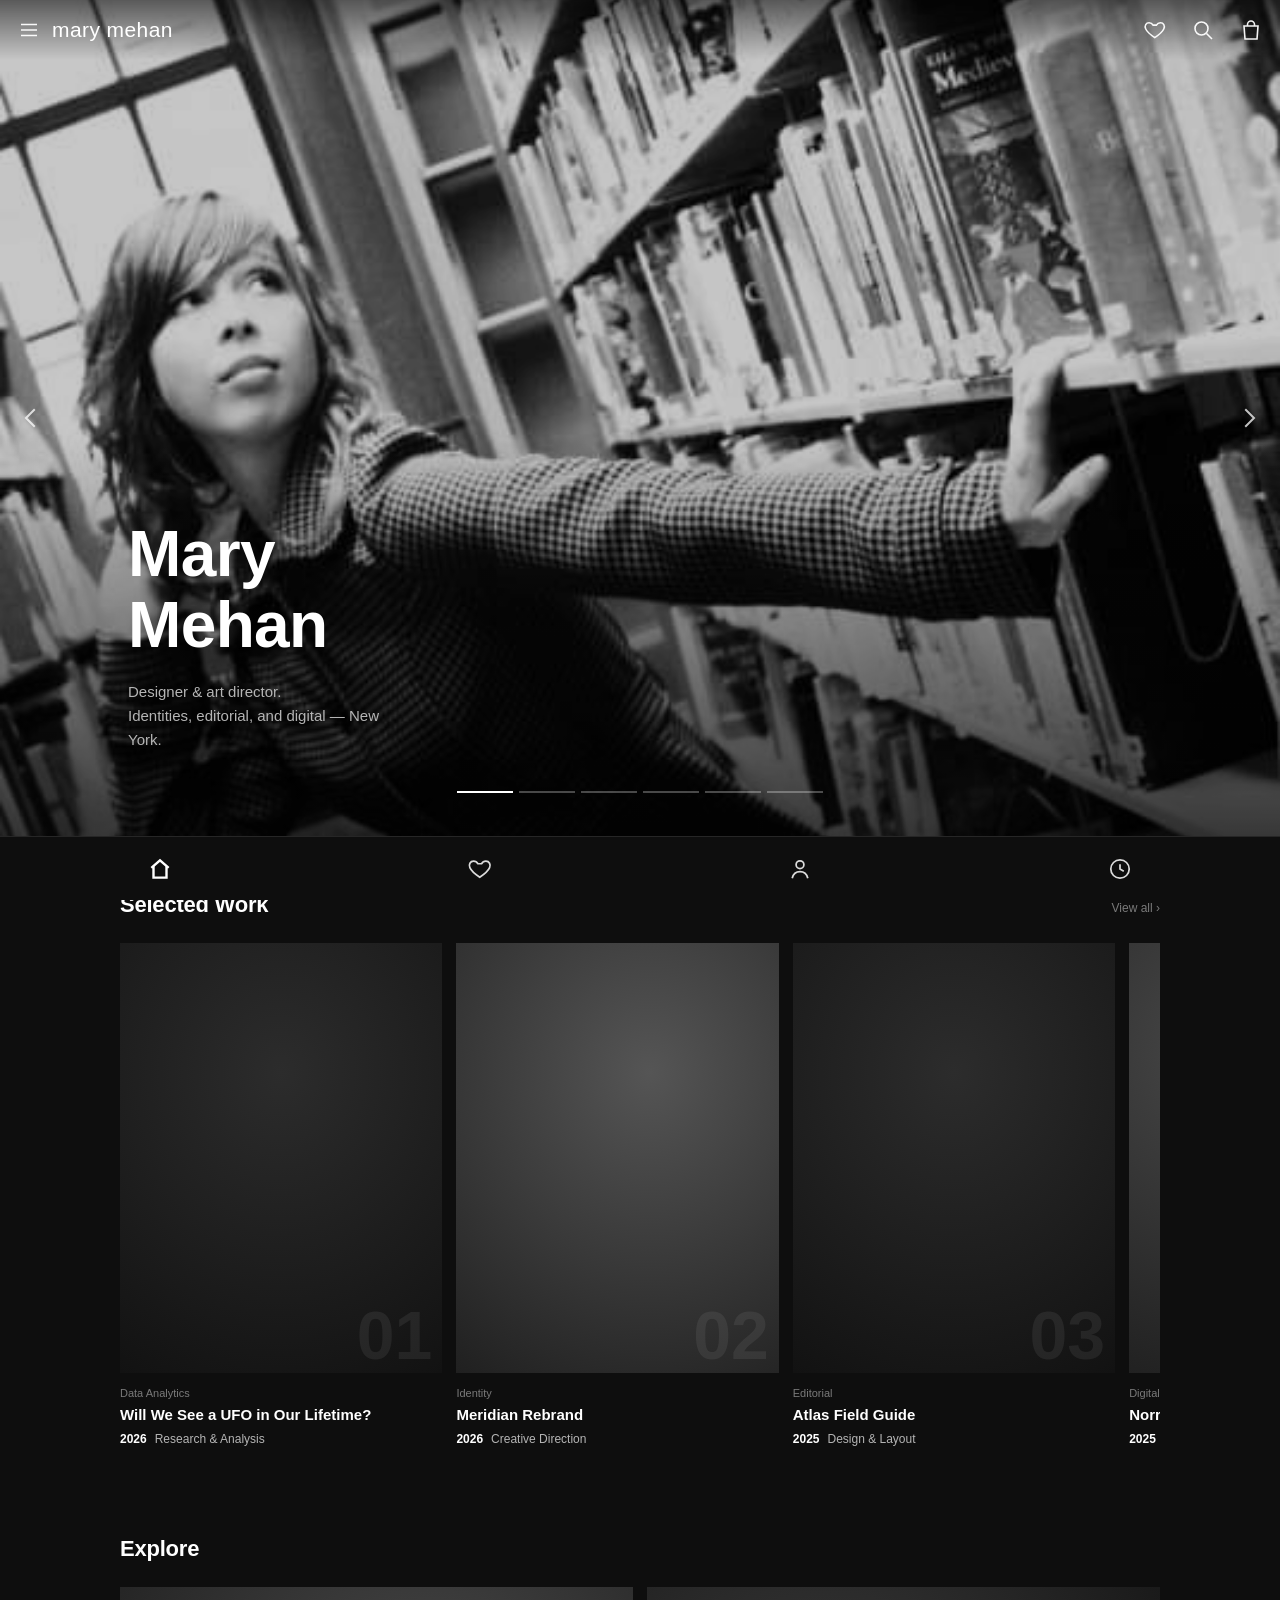
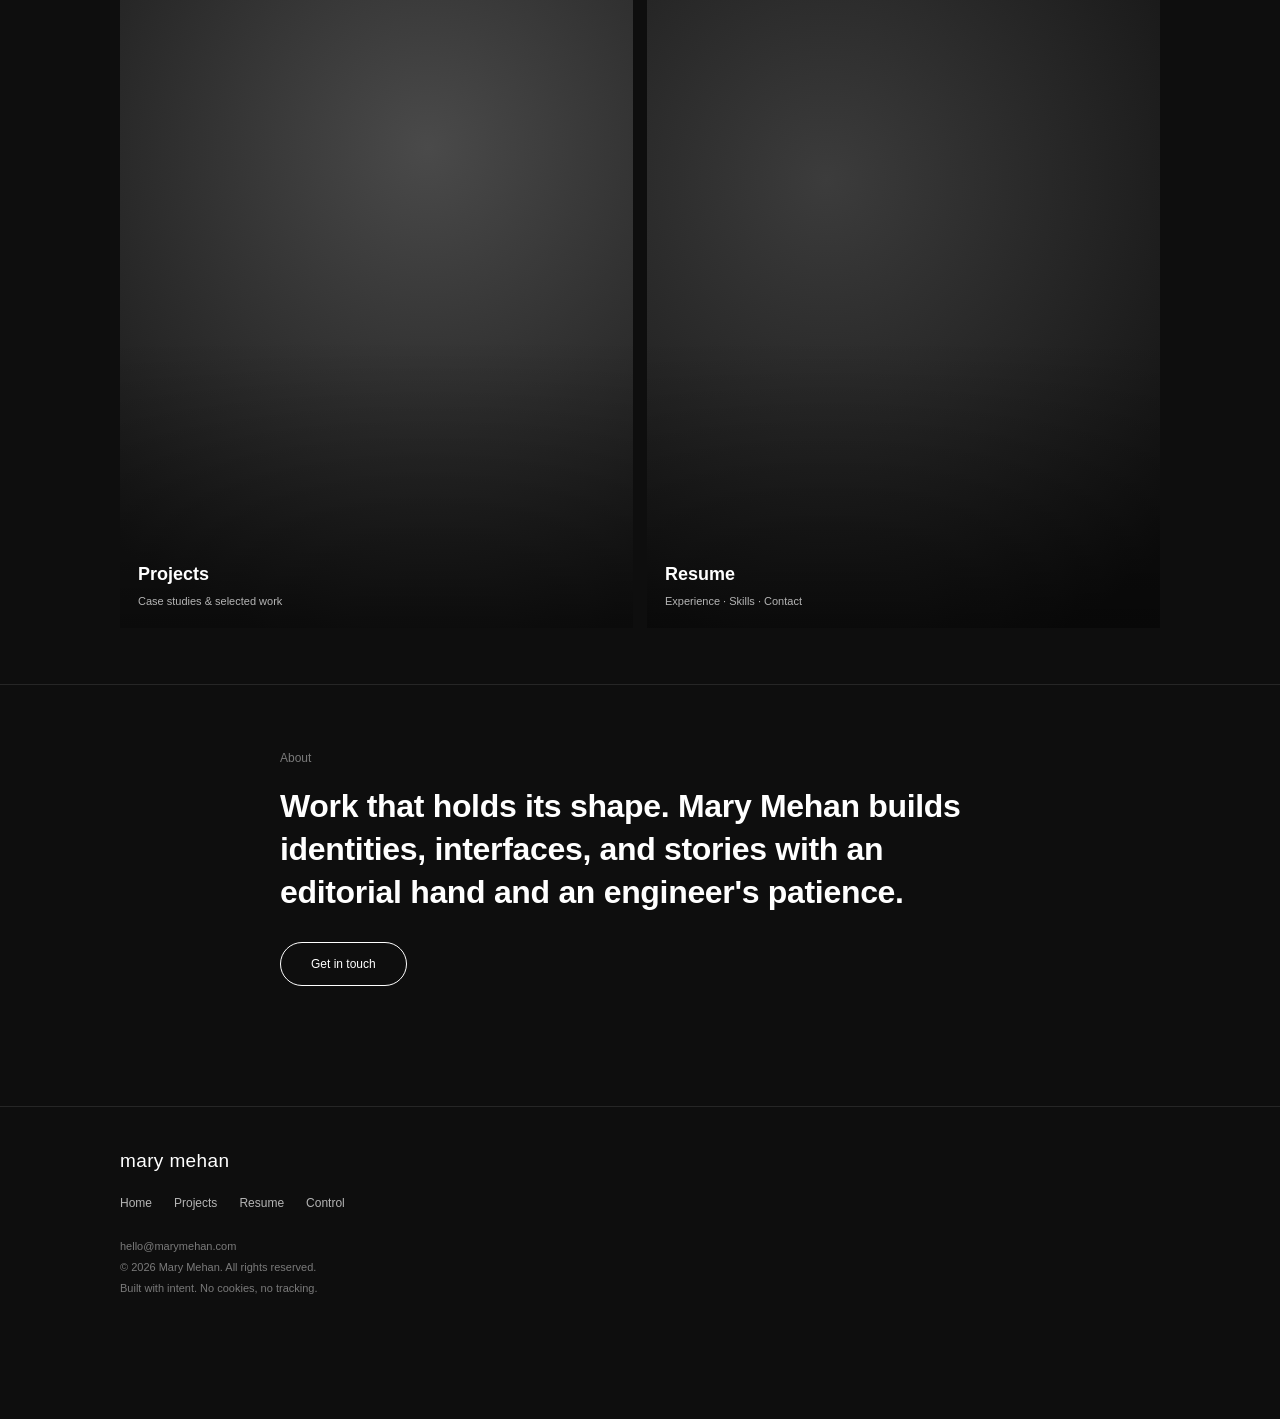
<file: index.html>
<!DOCTYPE html>
<html lang="en">
<head>
  <meta charset="UTF-8" />
  <meta name="viewport" content="width=device-width, initial-scale=1.0" />
  <meta name="theme-color" content="#0e0e0e" />
  <title>mary mehan — portfolio</title>
  <link rel="stylesheet" href="css/style.css" />
</head>
<body data-page="home">

  <!-- full-screen hero carousel -->
  <section class="hero" aria-label="Featured">
    <div class="hero-track">
      <div class="hero-slide">
        <div class="slide-art art-photo" style="background-image: url('img/hero-1.jpg')"></div>
        <div class="slide-caption">
          <div class="slide-title">Mary<br />Mehan</div>
          <div class="slide-sub">Designer &amp; art director.<br />Identities, editorial, and digital — New York.</div>
        </div>
      </div>
      <div class="hero-slide">
        <div class="slide-art art-figure"></div>
        <div class="slide-caption">
          <div class="slide-title">The<br />Work</div>
          <div class="slide-sub">Identities, editorial, and digital.<br />Selected projects, 2018 to now.</div>
        </div>
      </div>
      <div class="hero-slide">
        <div class="slide-art art-2" data-mark="26"></div>
        <div class="slide-caption">
          <div class="slide-title">Atlas<br />Field Guide</div>
          <div class="slide-sub">172 pages of maps, margins, and quiet type.<br />Editorial design, 2025.</div>
        </div>
      </div>
      <div class="hero-slide">
        <div class="slide-art art-3" data-mark="NC"></div>
        <div class="slide-caption">
          <div class="slide-title">Norr<br />Commerce</div>
          <div class="slide-sub">A storefront that gets out of the way.<br />UX / UI, shipped 2025.</div>
        </div>
      </div>
      <div class="hero-slide">
        <div class="slide-art art-photo dim" style="background-image: url('img/hero-4.jpg'); background-position: center 55%"></div>
        <div class="slide-caption">
          <div class="slide-title">Off the<br />Clock</div>
          <div class="slide-sub">Field notes, fireplaces,<br />and found compositions.</div>
        </div>
      </div>
      <div class="hero-slide">
        <div class="slide-art art-portrait"></div>
        <div class="slide-caption">
          <div class="slide-title">Say<br />Hello</div>
          <div class="slide-sub">Now booking for 2026.<br /><span id="hero-email">hello@marymehan.com</span></div>
        </div>
      </div>
    </div>
    <div class="hero-progress"></div>
  </section>

  <!-- selected work row -->
  <section class="section">
    <div class="wrap">
      <div class="section-head">
        <h2>Selected Work</h2>
        <a class="more" href="projects.html">View all</a>
      </div>
      <div class="scroll-row" id="home-row"></div>
    </div>
  </section>

  <!-- two-column tiles -->
  <section class="section">
    <div class="wrap">
      <div class="section-head">
        <h2>Explore</h2>
      </div>
      <div class="grid-2">
        <a class="cat-tile" href="projects.html">
          <span class="tile-label">Projects<small>Case studies &amp; selected work</small></span>
        </a>
        <a class="cat-tile" href="resume.html">
          <span class="tile-label">Resume<small>Experience · Skills · Contact</small></span>
        </a>
      </div>
    </div>
  </section>

  <!-- statement strip -->
  <section class="statement">
    <div class="wrap">
      <div class="kicker">About</div>
      <p id="statement-text">Work that holds its shape.</p>
      <a class="cta" href="resume.html">Get in touch</a>
    </div>
  </section>

  <footer class="site-footer">
    <div class="wrap">
      <div class="foot-brand">mary mehan</div>
      <div class="foot-links">
        <a href="index.html">Home</a>
        <a href="projects.html">Projects</a>
        <a href="resume.html">Resume</a>
        <a href="control.html">Control</a>
      </div>
      <div class="foot-fine">
        <span id="foot-email">hello@marymehan.com</span><br />
        © 2026 Mary Mehan. All rights reserved.<br />
        Built with intent. No cookies, no tracking.
      </div>
    </div>
  </footer>

  <script src="js/main.js"></script>
  <script>
    document.addEventListener("DOMContentLoaded", () => {
      const data = mmLoad();
      document.getElementById("statement-text").textContent = data.statement;
      document.getElementById("foot-email").textContent = data.email;
      document.getElementById("hero-email").textContent = data.email;
      renderRow(document.getElementById("home-row"), data.projects.slice(0, 5));
    });
  </script>
</body>
</html>
</file>
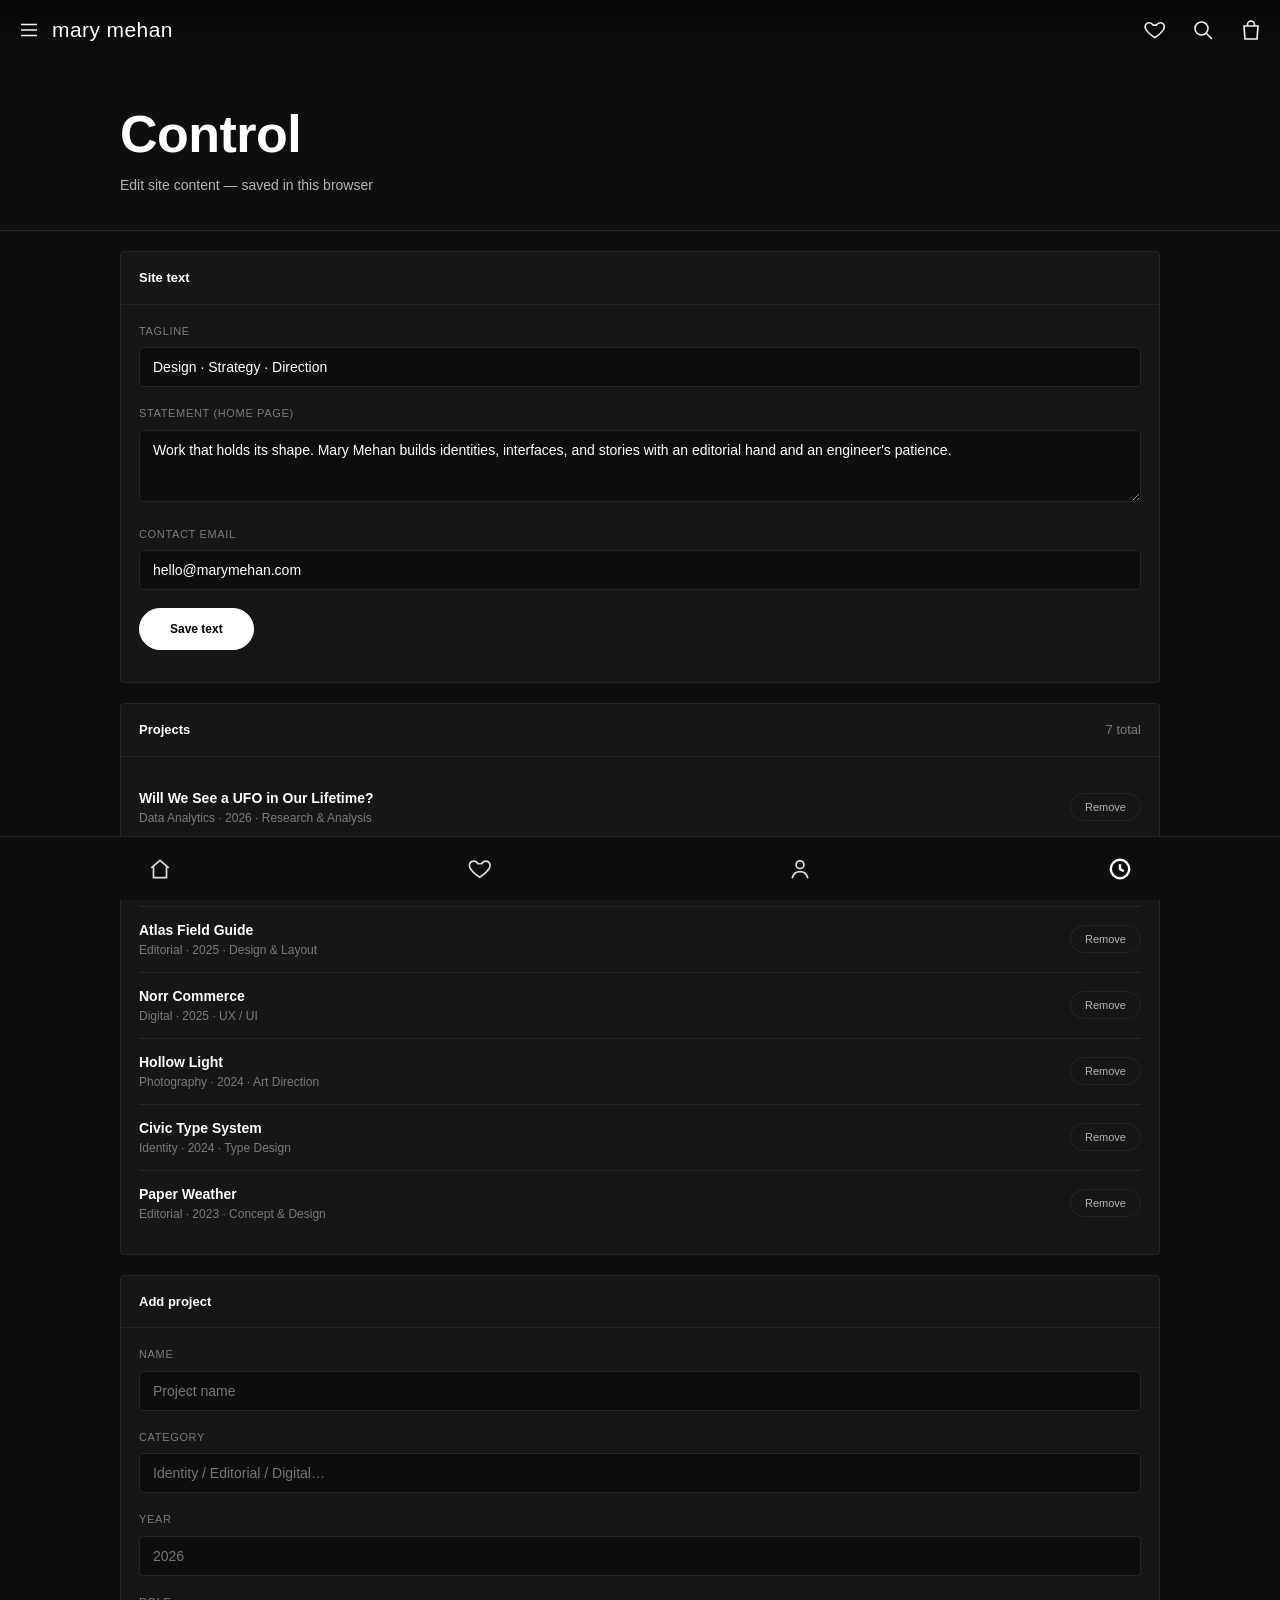
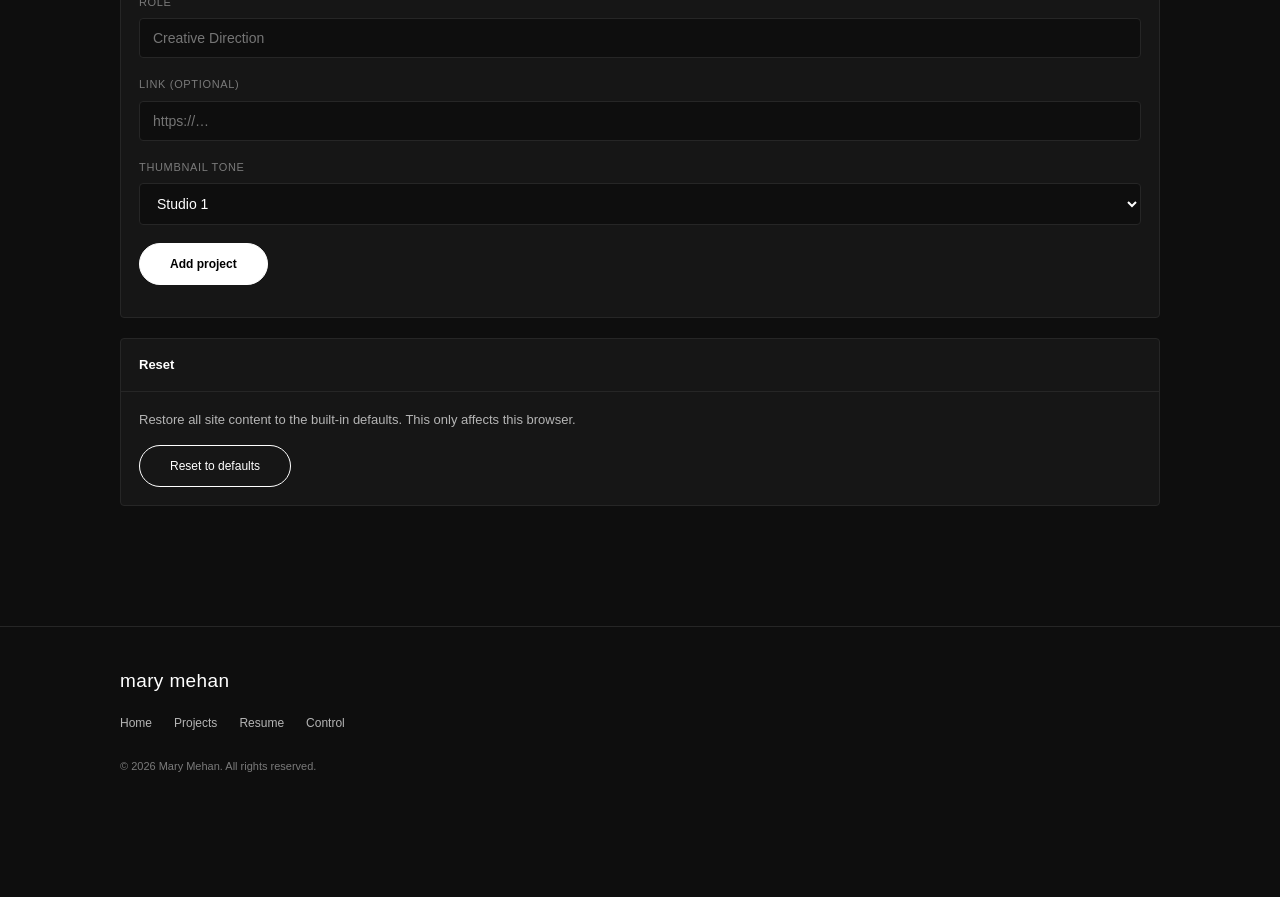
<file: control.html>
<!DOCTYPE html>
<html lang="en">
<head>
  <meta charset="UTF-8" />
  <meta name="viewport" content="width=device-width, initial-scale=1.0" />
  <meta name="theme-color" content="#0e0e0e" />
  <title>Control — mary mehan</title>
  <link rel="stylesheet" href="css/style.css" />
</head>
<body data-page="control">

  <div class="page-hero">
    <div class="wrap">
      <h1>Control</h1>
      <p>Edit site content — saved in this browser</p>
    </div>
  </div>

  <div class="wrap control">

    <!-- site text -->
    <div class="panel">
      <div class="panel-head">Site text</div>
      <div class="panel-body">
        <div class="field">
          <label for="f-tagline">Tagline</label>
          <input id="f-tagline" type="text" />
        </div>
        <div class="field">
          <label for="f-statement">Statement (home page)</label>
          <textarea id="f-statement" rows="3"></textarea>
        </div>
        <div class="field">
          <label for="f-email">Contact email</label>
          <input id="f-email" type="email" />
        </div>
        <button class="btn" id="save-text">Save text</button>
        <div class="notice" id="text-notice"></div>
      </div>
    </div>

    <!-- projects -->
    <div class="panel">
      <div class="panel-head">
        Projects
        <span id="proj-total" style="color: var(--text-faint); font-weight: 400;"></span>
      </div>
      <div class="panel-body">
        <ul class="ctl-list" id="proj-list"></ul>
      </div>
    </div>

    <!-- add project -->
    <div class="panel">
      <div class="panel-head">Add project</div>
      <div class="panel-body">
        <div class="field">
          <label for="p-name">Name</label>
          <input id="p-name" type="text" placeholder="Project name" />
        </div>
        <div class="field">
          <label for="p-cat">Category</label>
          <input id="p-cat" type="text" placeholder="Identity / Editorial / Digital…" />
        </div>
        <div class="field">
          <label for="p-year">Year</label>
          <input id="p-year" type="text" placeholder="2026" />
        </div>
        <div class="field">
          <label for="p-role">Role</label>
          <input id="p-role" type="text" placeholder="Creative Direction" />
        </div>
        <div class="field">
          <label for="p-href">Link (optional)</label>
          <input id="p-href" type="url" placeholder="https://…" />
        </div>
        <div class="field">
          <label for="p-tone">Thumbnail tone</label>
          <select id="p-tone">
            <option value="t-1">Studio 1</option>
            <option value="t-2">Studio 2</option>
            <option value="t-3">Studio 3</option>
            <option value="t-4">Studio 4</option>
            <option value="t-dark">Deep</option>
          </select>
        </div>
        <button class="btn" id="add-proj">Add project</button>
        <div class="notice" id="proj-notice"></div>
      </div>
    </div>

    <!-- reset -->
    <div class="panel">
      <div class="panel-head">Reset</div>
      <div class="panel-body">
        <p style="font-size: 13px; color: var(--text-dim); margin-bottom: 16px;">
          Restore all site content to the built-in defaults. This only affects this browser.
        </p>
        <button class="btn ghost" id="reset-all">Reset to defaults</button>
      </div>
    </div>

  </div>

  <footer class="site-footer">
    <div class="wrap">
      <div class="foot-brand">mary mehan</div>
      <div class="foot-links">
        <a href="index.html">Home</a>
        <a href="projects.html">Projects</a>
        <a href="resume.html">Resume</a>
        <a href="control.html">Control</a>
      </div>
      <div class="foot-fine">
        © 2026 Mary Mehan. All rights reserved.
      </div>
    </div>
  </footer>

  <script src="js/main.js"></script>
  <script>
    document.addEventListener("DOMContentLoaded", () => {
      let data = mmLoad();

      const $ = (id) => document.getElementById(id);

      function flash(el, msg) {
        el.textContent = msg;
        el.classList.add("ok");
        setTimeout(() => { el.textContent = ""; el.classList.remove("ok"); }, 2500);
      }

      function fillText() {
        $("f-tagline").value = data.tagline;
        $("f-statement").value = data.statement;
        $("f-email").value = data.email;
      }

      function drawProjects() {
        const list = $("proj-list");
        list.innerHTML = "";
        $("proj-total").textContent = data.projects.length + " total";
        data.projects.forEach((p, i) => {
          const li = document.createElement("li");
          const info = document.createElement("div");
          info.innerHTML = `<div class="li-name">${p.name}</div>
            <div class="li-meta">${p.cat} · ${p.year} · ${p.role}</div>`;
          const del = document.createElement("button");
          del.textContent = "Remove";
          del.addEventListener("click", () => {
            data.projects.splice(i, 1);
            mmSave(data);
            drawProjects();
          });
          li.appendChild(info);
          li.appendChild(del);
          list.appendChild(li);
        });
      }

      $("save-text").addEventListener("click", () => {
        data.tagline = $("f-tagline").value.trim() || data.tagline;
        data.statement = $("f-statement").value.trim() || data.statement;
        data.email = $("f-email").value.trim() || data.email;
        mmSave(data);
        fillText();
        flash($("text-notice"), "Saved");
      });

      $("add-proj").addEventListener("click", () => {
        const name = $("p-name").value.trim();
        if (!name) { flash($("proj-notice"), "Name is required"); return; }
        data.projects.unshift({
          name,
          cat: $("p-cat").value.trim() || "Uncategorized",
          year: $("p-year").value.trim() || String(new Date().getFullYear()),
          role: $("p-role").value.trim() || "Design",
          tone: $("p-tone").value,
          href: $("p-href").value.trim() || undefined,
        });
        mmSave(data);
        ["p-name", "p-cat", "p-year", "p-role", "p-href"].forEach((id) => ($(id).value = ""));
        drawProjects();
        flash($("proj-notice"), "Added");
      });

      $("reset-all").addEventListener("click", () => {
        if (!confirm("Reset all content to defaults?")) return;
        mmReset();
        data = mmLoad();
        fillText();
        drawProjects();
      });

      fillText();
      drawProjects();
    });
  </script>
</body>
</html>
</file>
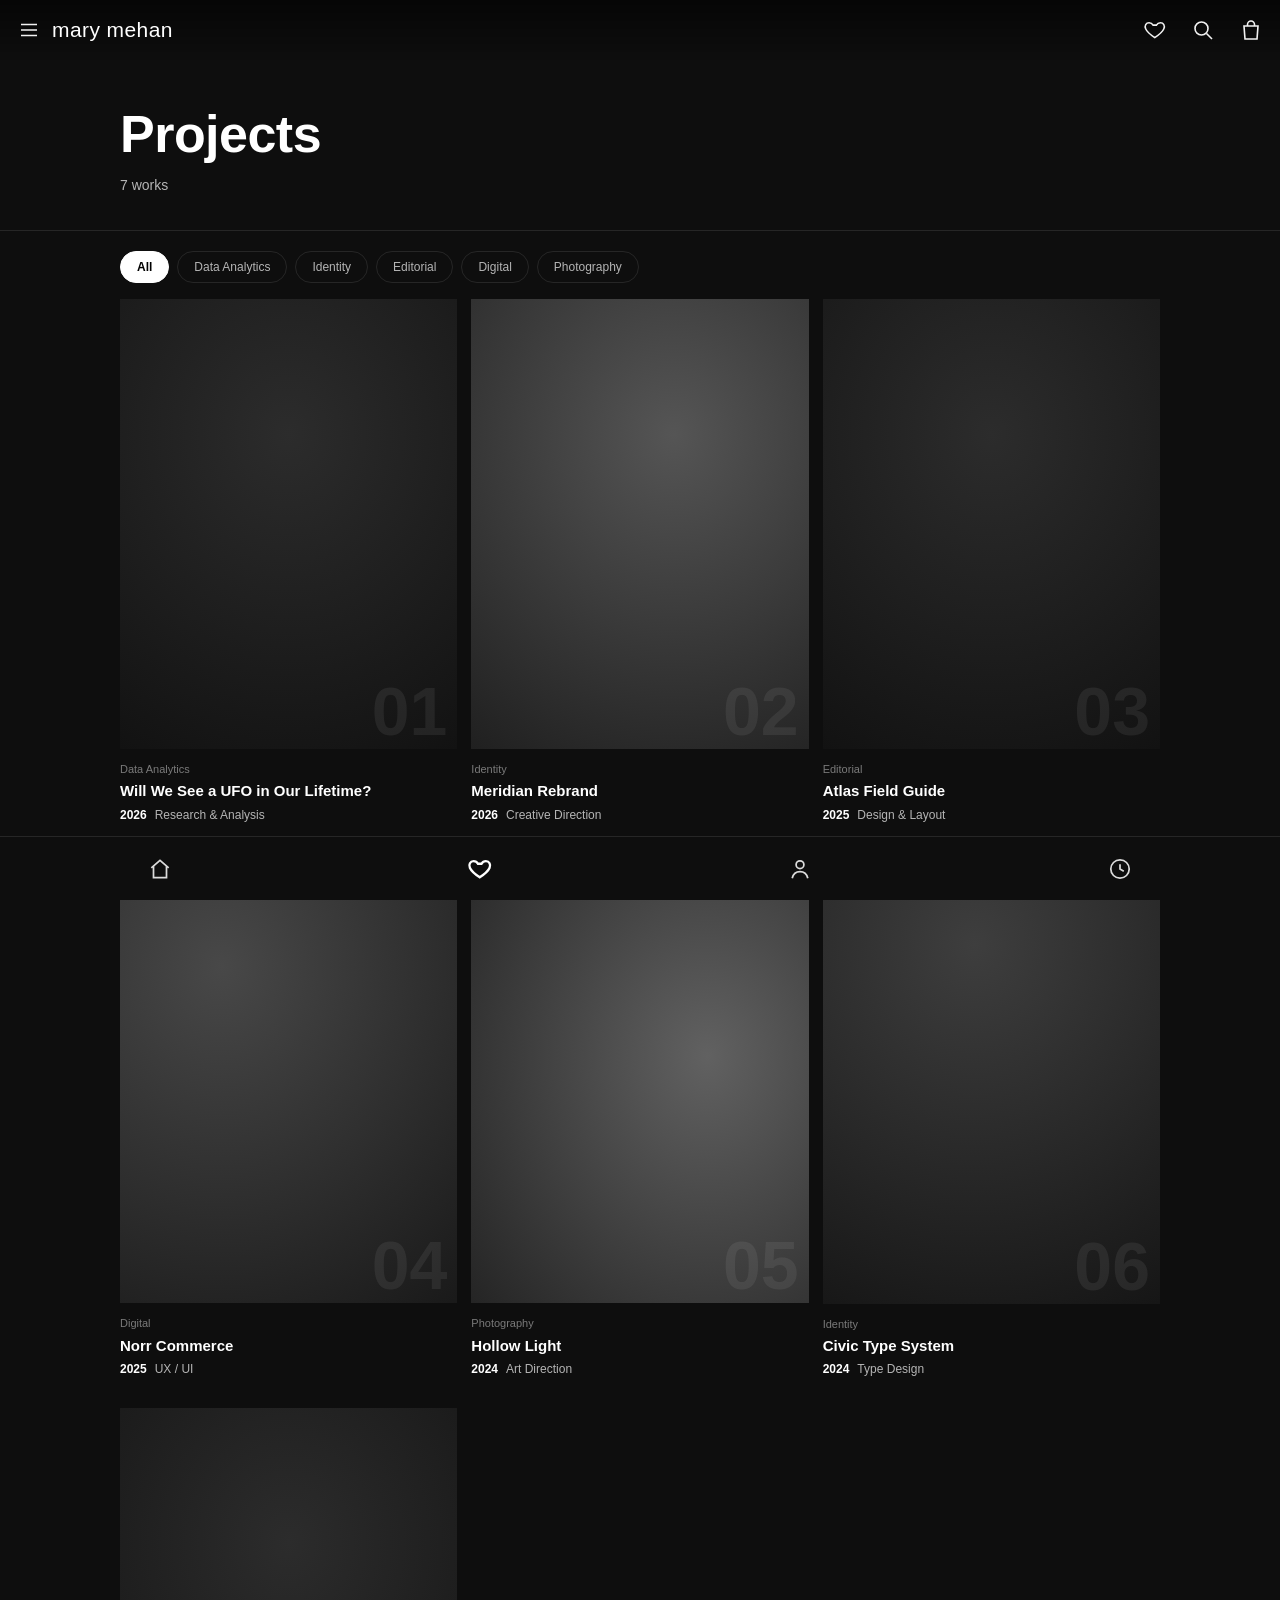
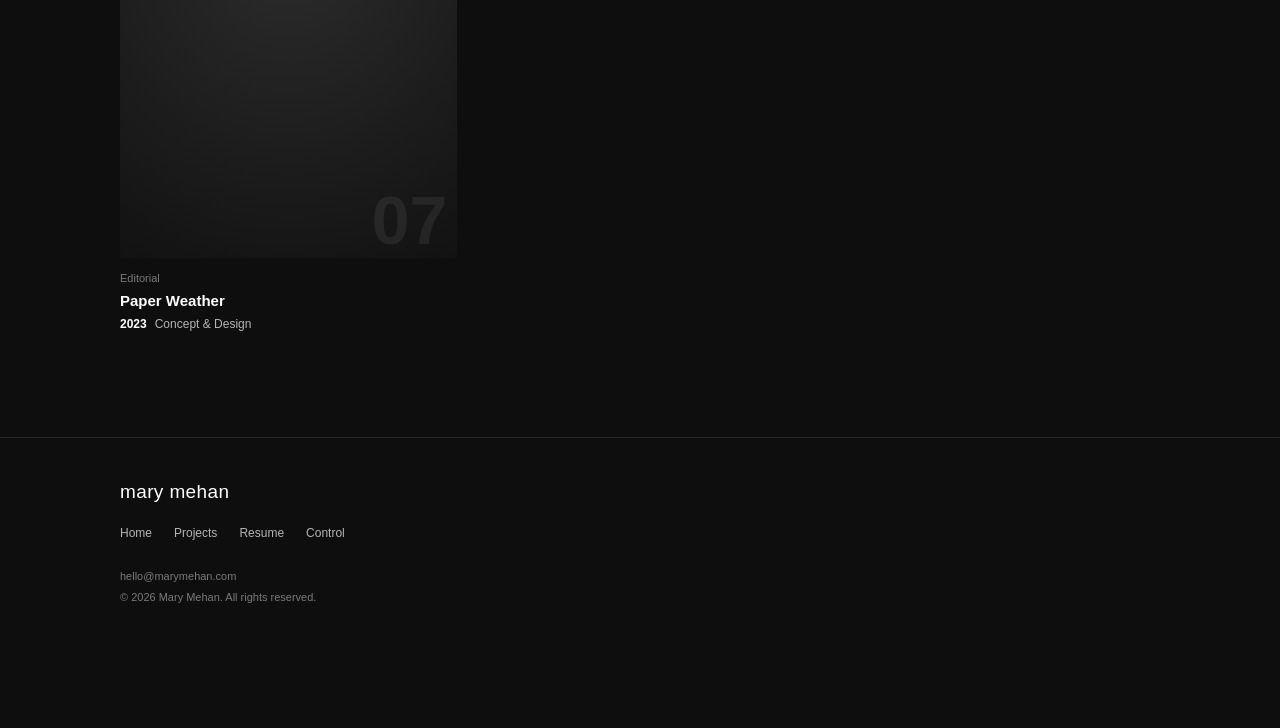
<file: projects.html>
<!DOCTYPE html>
<html lang="en">
<head>
  <meta charset="UTF-8" />
  <meta name="viewport" content="width=device-width, initial-scale=1.0" />
  <meta name="theme-color" content="#0e0e0e" />
  <title>Projects — mary mehan</title>
  <link rel="stylesheet" href="css/style.css" />
</head>
<body data-page="projects">

  <div class="page-hero">
    <div class="wrap">
      <h1>Projects</h1>
      <p id="proj-count">6 works</p>
    </div>
  </div>

  <div class="wrap">
    <div class="chips" id="chips"></div>
    <div class="grid-products" id="proj-grid"></div>
  </div>

  <footer class="site-footer">
    <div class="wrap">
      <div class="foot-brand">mary mehan</div>
      <div class="foot-links">
        <a href="index.html">Home</a>
        <a href="projects.html">Projects</a>
        <a href="resume.html">Resume</a>
        <a href="control.html">Control</a>
      </div>
      <div class="foot-fine">
        <span id="foot-email">hello@marymehan.com</span><br />
        © 2026 Mary Mehan. All rights reserved.
      </div>
    </div>
  </footer>

  <script src="js/main.js"></script>
  <script>
    document.addEventListener("DOMContentLoaded", () => {
      const data = mmLoad();
      document.getElementById("foot-email").textContent = data.email;

      const grid = document.getElementById("proj-grid");
      const chipsBox = document.getElementById("chips");
      const count = document.getElementById("proj-count");
      const cats = ["All", ...new Set(data.projects.map((p) => p.cat))];
      let active = "All";

      function draw() {
        const list =
          active === "All"
            ? data.projects
            : data.projects.filter((p) => p.cat === active);
        renderRow(grid, list);
        count.textContent = `${list.length} work${list.length === 1 ? "" : "s"}`;
      }

      cats.forEach((c) => {
        const b = document.createElement("button");
        b.className = "chip" + (c === active ? " on" : "");
        b.textContent = c;
        b.addEventListener("click", () => {
          active = c;
          chipsBox
            .querySelectorAll(".chip")
            .forEach((x) => x.classList.toggle("on", x === b));
          draw();
        });
        chipsBox.appendChild(b);
      });

      draw();
    });
  </script>
</body>
</html>
</file>
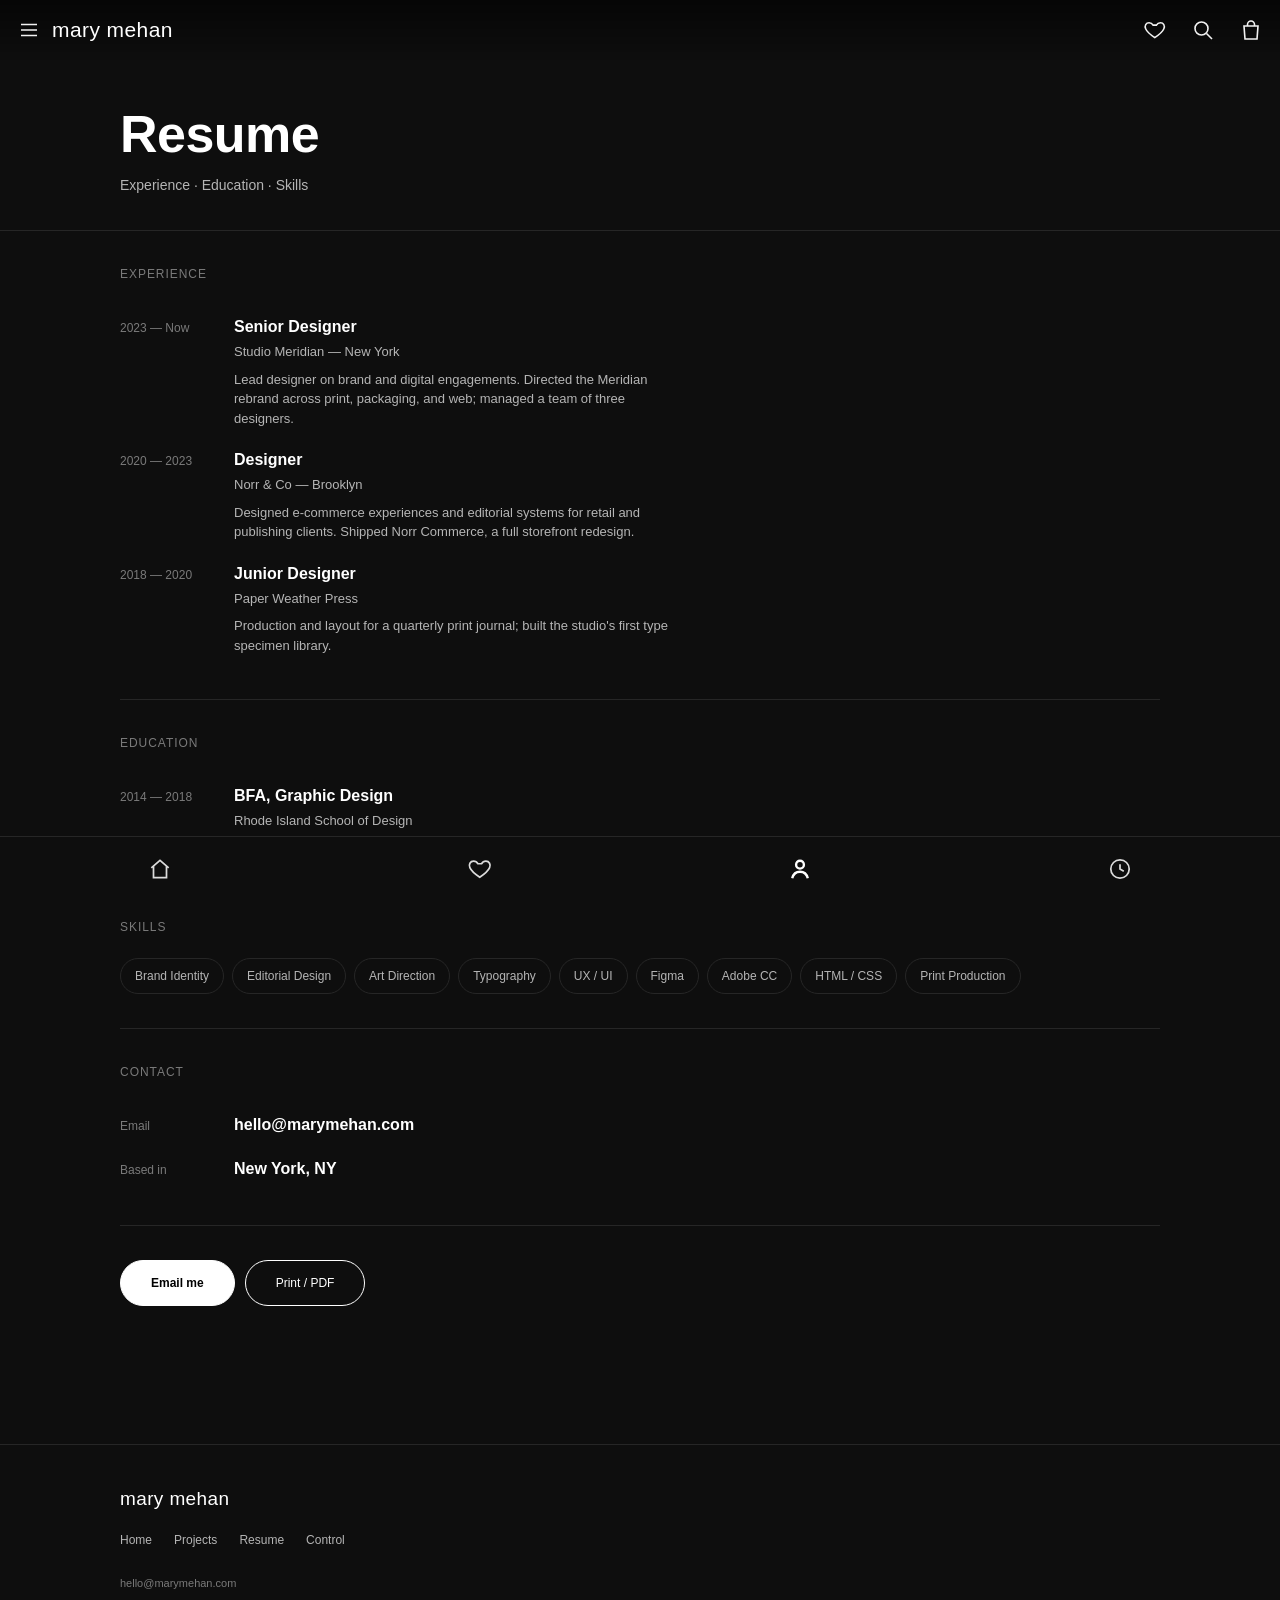
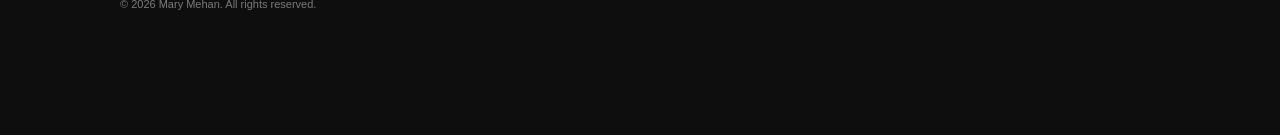
<file: resume.html>
<!DOCTYPE html>
<html lang="en">
<head>
  <meta charset="UTF-8" />
  <meta name="viewport" content="width=device-width, initial-scale=1.0" />
  <meta name="theme-color" content="#0e0e0e" />
  <title>Resume — mary mehan</title>
  <link rel="stylesheet" href="css/style.css" />
</head>
<body data-page="resume">

  <div class="page-hero">
    <div class="wrap">
      <h1>Resume</h1>
      <p>Experience · Education · Skills</p>
    </div>
  </div>

  <div class="wrap resume">

    <div class="resume-block">
      <h3>Experience</h3>
      <div class="resume-item">
        <div class="when">2023 — Now</div>
        <div class="what">
          <strong>Senior Designer</strong>
          <em>Studio Meridian — New York</em>
          <p>Lead designer on brand and digital engagements. Directed the Meridian rebrand across print, packaging, and web; managed a team of three designers.</p>
        </div>
      </div>
      <div class="resume-item">
        <div class="when">2020 — 2023</div>
        <div class="what">
          <strong>Designer</strong>
          <em>Norr &amp; Co — Brooklyn</em>
          <p>Designed e-commerce experiences and editorial systems for retail and publishing clients. Shipped Norr Commerce, a full storefront redesign.</p>
        </div>
      </div>
      <div class="resume-item">
        <div class="when">2018 — 2020</div>
        <div class="what">
          <strong>Junior Designer</strong>
          <em>Paper Weather Press</em>
          <p>Production and layout for a quarterly print journal; built the studio's first type specimen library.</p>
        </div>
      </div>
    </div>

    <div class="resume-block">
      <h3>Education</h3>
      <div class="resume-item">
        <div class="when">2014 — 2018</div>
        <div class="what">
          <strong>BFA, Graphic Design</strong>
          <em>Rhode Island School of Design</em>
        </div>
      </div>
    </div>

    <div class="resume-block">
      <h3>Skills</h3>
      <div class="skill-tags">
        <span>Brand Identity</span>
        <span>Editorial Design</span>
        <span>Art Direction</span>
        <span>Typography</span>
        <span>UX / UI</span>
        <span>Figma</span>
        <span>Adobe CC</span>
        <span>HTML / CSS</span>
        <span>Print Production</span>
      </div>
    </div>

    <div class="resume-block">
      <h3>Contact</h3>
      <div class="resume-item">
        <div class="when">Email</div>
        <div class="what"><strong id="contact-email">hello@marymehan.com</strong></div>
      </div>
      <div class="resume-item">
        <div class="when">Based in</div>
        <div class="what"><strong>New York, NY</strong></div>
      </div>
    </div>

    <div class="resume-actions">
      <a class="btn" id="email-btn" href="mailto:hello@marymehan.com">Email me</a>
      <a class="btn ghost" href="#" onclick="window.print(); return false;">Print / PDF</a>
    </div>

  </div>

  <footer class="site-footer">
    <div class="wrap">
      <div class="foot-brand">mary mehan</div>
      <div class="foot-links">
        <a href="index.html">Home</a>
        <a href="projects.html">Projects</a>
        <a href="resume.html">Resume</a>
        <a href="control.html">Control</a>
      </div>
      <div class="foot-fine">
        <span id="foot-email">hello@marymehan.com</span><br />
        © 2026 Mary Mehan. All rights reserved.
      </div>
    </div>
  </footer>

  <script src="js/main.js"></script>
  <script>
    document.addEventListener("DOMContentLoaded", () => {
      const data = mmLoad();
      document.getElementById("foot-email").textContent = data.email;
      document.getElementById("contact-email").textContent = data.email;
      document.getElementById("email-btn").href = "mailto:" + data.email;
    });
  </script>
</body>
</html>
</file>
<file: css/style.css>
/* ==========================================================
   MARY MEHAN — portfolio
   Design language: dark app-like editorial (juun.j style)
   ========================================================== */

:root {
  --bg: #0e0e0e;
  --bg-raise: #161616;
  --text: #ffffff;
  --text-dim: #b5b5b5;
  --text-faint: #7a7a7a;
  --hairline: #262626;
  --font: "Helvetica Neue", Helvetica, Arial, "Segoe UI", sans-serif;
  --max: 1080px;
  --navbar-h: 64px;
  --topbar-h: 60px;
}

* { margin: 0; padding: 0; box-sizing: border-box; }

html { -webkit-text-size-adjust: 100%; }

body {
  font-family: var(--font);
  background: var(--bg);
  color: var(--text);
  font-size: 14px;
  line-height: 1.5;
  padding-bottom: var(--navbar-h);
}

a { color: inherit; text-decoration: none; }
button { font-family: inherit; cursor: pointer; background: none; border: none; color: inherit; }
img { max-width: 100%; display: block; }
svg { display: block; }

.wrap { max-width: var(--max); margin: 0 auto; padding: 0 20px; }

/* ---------- top bar ---------- */
.topbar {
  position: fixed;
  top: 0;
  left: 0;
  right: 0;
  z-index: 100;
  height: var(--topbar-h);
  display: flex;
  align-items: center;
  justify-content: space-between;
  padding: 0 16px;
  background: linear-gradient(to bottom, rgba(0, 0, 0, 0.55), rgba(0, 0, 0, 0));
  transition: background 0.3s ease;
}
.topbar.solid { background: rgba(14, 14, 14, 0.92); backdrop-filter: blur(8px); }
.topbar .left { display: flex; align-items: center; gap: 10px; }
.topbar .brand {
  font-size: 21px;
  font-weight: 500;
  letter-spacing: 0.02em;
  text-transform: lowercase;
}
.topbar .right { display: flex; align-items: center; gap: 22px; }
.icon-btn {
  width: 26px;
  height: 26px;
  display: flex;
  align-items: center;
  justify-content: center;
  color: var(--text);
  opacity: 0.95;
}
.icon-btn:hover { opacity: 0.7; }
.icon-btn svg { width: 24px; height: 24px; stroke: currentColor; fill: none; stroke-width: 1.6; }

/* ---------- bottom nav ---------- */
.bottomnav {
  position: fixed;
  left: 0;
  right: 0;
  bottom: 0;
  z-index: 100;
  height: var(--navbar-h);
  background: var(--bg);
  border-top: 1px solid var(--hairline);
  display: flex;
  align-items: center;
  justify-content: space-around;
  padding-bottom: env(safe-area-inset-bottom);
}
.bottomnav a, .bottomnav button {
  flex: 1;
  height: 100%;
  display: flex;
  align-items: center;
  justify-content: center;
  color: var(--text);
  opacity: 0.85;
}
.bottomnav svg { width: 26px; height: 26px; stroke: currentColor; fill: none; stroke-width: 1.6; }
.bottomnav .active { opacity: 1; }
.bottomnav .active svg { stroke-width: 2.2; }
.bottomnav a:hover, .bottomnav button:hover { opacity: 1; }

/* ---------- overlay menu ---------- */
.menu-overlay {
  position: fixed;
  inset: 0;
  z-index: 200;
  background: rgba(10, 10, 10, 0.97);
  display: flex;
  flex-direction: column;
  justify-content: center;
  padding: 0 28px;
  opacity: 0;
  pointer-events: none;
  transition: opacity 0.3s ease;
}
.menu-overlay.open { opacity: 1; pointer-events: auto; }
.menu-overlay .menu-close {
  position: absolute;
  top: 16px;
  right: 16px;
  font-size: 28px;
  font-weight: 300;
  padding: 8px;
}
.menu-overlay nav a {
  display: block;
  font-size: clamp(34px, 8vw, 54px);
  font-weight: 700;
  line-height: 1.35;
  color: var(--text-faint);
  transition: color 0.2s ease;
}
.menu-overlay nav a:hover, .menu-overlay nav a.active { color: var(--text); }
.menu-overlay .menu-foot {
  position: absolute;
  bottom: calc(var(--navbar-h) + 24px);
  left: 28px;
  font-size: 12px;
  color: var(--text-faint);
  letter-spacing: 0.04em;
}

/* ---------- hero carousel ---------- */
.hero {
  position: relative;
  overflow: hidden;
  height: calc(100dvh - var(--navbar-h));
  background: var(--bg);
}
.hero-track {
  display: flex;
  height: 100%;
  transition: transform 0.7s cubic-bezier(0.22, 1, 0.36, 1);
}
.hero-slide {
  flex: 0 0 100%;
  position: relative;
  display: flex;
  align-items: flex-end;
}
.hero-slide .slide-art { position: absolute; inset: 0; }
.hero-slide .slide-caption {
  position: relative;
  z-index: 2;
  padding: 0 28px 84px;
  max-width: var(--max);
  width: 100%;
  margin: 0 auto;
}
.slide-title {
  font-size: clamp(38px, 8vw, 64px);
  font-weight: 700;
  line-height: 1.12;
  letter-spacing: -0.01em;
}
.slide-sub {
  margin-top: 18px;
  font-size: 15px;
  font-weight: 400;
  line-height: 1.6;
  color: var(--text-dim);
  max-width: 34ch;
}

/* prev / next arrows */
.hero-arrow {
  position: absolute;
  top: 50%;
  transform: translateY(-50%);
  z-index: 4;
  width: 46px;
  height: 46px;
  display: flex;
  align-items: center;
  justify-content: center;
  color: var(--text);
  opacity: 0.75;
}
.hero-arrow svg {
  width: 30px;
  height: 30px;
  stroke: currentColor;
  fill: none;
  stroke-width: 1.6;
}
.hero-arrow:hover { opacity: 1; }
.hero-arrow.prev { left: 8px; }
.hero-arrow.next { right: 8px; }
.hero-arrow.next svg { transform: scaleX(-1); }

/* slide indicator — thin bars, bottom center */
.hero-progress {
  position: absolute;
  left: 50%;
  bottom: 34px;
  transform: translateX(-50%);
  z-index: 3;
  display: flex;
  gap: 6px;
}
.hero-progress button {
  width: 56px;
  height: 2px;
  padding: 10px 0;
  background: none;
  position: relative;
}
.hero-progress button::after {
  content: "";
  position: absolute;
  left: 0;
  right: 0;
  top: 50%;
  height: 2px;
  margin-top: -1px;
  background: rgba(255, 255, 255, 0.28);
}
.hero-progress button.on::after { background: #ffffff; }

/* photographic slide art */
.art-photo {
  background-size: cover;
  background-position: center 22%;
  background-repeat: no-repeat;
  filter: grayscale(1) brightness(0.78);
}
.art-photo.dim { filter: grayscale(1) brightness(0.6); }
@media (min-width: 900px) {
  /* portrait image on a wide screen: keep the subject right of the caption */
  .art-photo { background-position: 72% 20%; }
}

/* cutout portrait composited onto a dark studio backdrop */
.art-portrait {
  background-image:
    url("../img/hero-2.png"),
    radial-gradient(120% 90% at 50% 20%, #4e4e4e 0%, #262626 45%, #0d0d0d 100%);
  background-size: auto 88%, cover;
  background-position: center bottom, center;
  background-repeat: no-repeat;
  filter: grayscale(1);
}
@media (min-width: 900px) {
  /* keep the subject right of the caption on wide screens */
  .art-portrait {
    background-position: 68% bottom, center;
    background-size: auto 94%, cover;
  }
}

/* crouching-figure cutout on a dark studio backdrop */
.art-figure {
  background-image:
    url("../img/hero-3.png"),
    radial-gradient(130% 100% at 60% 30%, #5a5a5a 0%, #2a2a2a 50%, #0d0d0d 100%);
  background-size: auto 78%, cover;
  background-position: right -40px top 42%, center;
  background-repeat: no-repeat;
  filter: grayscale(1);
}
@media (min-width: 900px) {
  .art-figure {
    background-position: right -40px top 45%, center;
    background-size: auto 84%, cover;
  }
}

/* studio-backdrop slide art — monochrome photo feel */
.art-1 {
  background:
    radial-gradient(120% 90% at 60% 30%, #6a6a6a 0%, #3c3c3c 45%, #191919 100%);
}
.art-2 {
  background:
    radial-gradient(130% 100% at 35% 25%, #575757 0%, #303030 50%, #121212 100%);
}
.art-3 {
  background:
    radial-gradient(110% 95% at 70% 40%, #7c7c7c 0%, #424242 40%, #151515 100%);
}
.slide-art::before {
  content: "";
  position: absolute;
  inset: 0;
  background: linear-gradient(to top, rgba(0, 0, 0, 0.72) 0%, rgba(0, 0, 0, 0) 48%);
}
.slide-art::after {
  content: attr(data-mark);
  position: absolute;
  right: 2%;
  top: 46%;
  transform: translateY(-50%);
  font-size: clamp(140px, 38vw, 420px);
  font-weight: 700;
  letter-spacing: -0.05em;
  line-height: 1;
  color: rgba(255, 255, 255, 0.05);
}

/* ---------- page hero (subpages) ---------- */
.page-hero {
  padding: calc(var(--topbar-h) + 46px) 0 34px;
  border-bottom: 1px solid var(--hairline);
}
.page-hero h1 {
  font-size: clamp(34px, 7vw, 52px);
  font-weight: 700;
  line-height: 1.1;
  letter-spacing: -0.01em;
}
.page-hero p {
  margin-top: 12px;
  font-size: 14px;
  color: var(--text-dim);
}

/* ---------- sections ---------- */
.section { padding: 52px 0 8px; }
.section-head {
  display: flex;
  align-items: baseline;
  justify-content: space-between;
  margin-bottom: 22px;
}
.section-head h2 {
  font-size: 22px;
  font-weight: 700;
  letter-spacing: -0.01em;
}
.section-head .more {
  font-size: 12px;
  color: var(--text-faint);
}
.section-head .more::after { content: " \203A"; }

/* ---------- horizontal scroll row ---------- */
.scroll-row {
  display: flex;
  gap: 14px;
  overflow-x: auto;
  padding-bottom: 24px;
  scroll-snap-type: x mandatory;
  scrollbar-width: none;
}
.scroll-row::-webkit-scrollbar { display: none; }
.scroll-row .card { flex: 0 0 68%; scroll-snap-align: start; }
@media (min-width: 720px) {
  .scroll-row .card { flex: 0 0 31%; }
}

/* ---------- cards ---------- */
.card { display: block; }
.card .thumb {
  aspect-ratio: 3 / 4;
  position: relative;
  overflow: hidden;
  margin-bottom: 12px;
  background: var(--bg-raise);
}
.card .thumb::after {
  content: attr(data-num);
  position: absolute;
  right: 10px;
  bottom: 4px;
  font-size: 68px;
  font-weight: 700;
  color: rgba(255, 255, 255, 0.07);
  line-height: 1;
}
.card:hover .thumb { opacity: 0.85; }
.card .cat {
  font-size: 11px;
  color: var(--text-faint);
  margin-bottom: 4px;
}
.card .name {
  font-size: 15px;
  font-weight: 700;
  line-height: 1.35;
}
.card .meta {
  margin-top: 4px;
  font-size: 12px;
  color: var(--text-dim);
}
.card .meta .tag { color: var(--text); font-weight: 700; margin-right: 8px; }

/* thumb tone variants — studio grays */
.t-1 { background: radial-gradient(110% 90% at 60% 30%, #555, #1d1d1d) !important; }
.t-2 { background: radial-gradient(120% 100% at 30% 25%, #484848, #171717) !important; }
.t-3 { background: radial-gradient(100% 90% at 70% 45%, #616161, #202020) !important; }
.t-4 { background: radial-gradient(120% 95% at 45% 20%, #3e3e3e, #141414) !important; }
.t-dark { background: radial-gradient(120% 100% at 50% 30%, #2c2c2c, #0c0c0c) !important; }

/* ---------- two-column tiles ---------- */
.grid-2 {
  display: grid;
  grid-template-columns: 1fr 1fr;
  gap: 14px;
}
.cat-tile {
  position: relative;
  aspect-ratio: 4 / 5;
  display: flex;
  align-items: flex-end;
  overflow: hidden;
}
.cat-tile .tile-label {
  position: relative;
  z-index: 2;
  padding: 18px;
  font-size: 18px;
  font-weight: 700;
}
.cat-tile .tile-label small {
  display: block;
  font-size: 11px;
  font-weight: 400;
  color: var(--text-dim);
  margin-top: 5px;
}
.cat-tile::before {
  content: "";
  position: absolute;
  inset: 0;
  background: radial-gradient(120% 100% at 60% 25%, #4a4a4a 0%, #161616 80%);
  transition: transform 0.5s ease;
}
.cat-tile:nth-child(even)::before {
  background: radial-gradient(120% 100% at 35% 30%, #3c3c3c 0%, #101010 80%);
}
.cat-tile::after {
  content: "";
  position: absolute;
  inset: 0;
  background: linear-gradient(to top, rgba(0, 0, 0, 0.5), transparent 45%);
}
.cat-tile:hover::before { transform: scale(1.05); }

/* ---------- projects grid ---------- */
.grid-products {
  display: grid;
  grid-template-columns: 1fr 1fr;
  gap: 30px 14px;
  padding: 8px 0 48px;
}
@media (min-width: 720px) {
  .grid-products { grid-template-columns: repeat(3, 1fr); }
}

/* filter chips */
.chips {
  display: flex;
  gap: 8px;
  overflow-x: auto;
  padding: 20px 0 8px;
  scrollbar-width: none;
}
.chips::-webkit-scrollbar { display: none; }
.chip {
  border: 1px solid var(--hairline);
  padding: 8px 16px;
  font-size: 12px;
  white-space: nowrap;
  color: var(--text-dim);
  border-radius: 999px;
}
.chip.on {
  background: var(--text);
  border-color: var(--text);
  color: #000;
  font-weight: 700;
}

/* ---------- statement strip ---------- */
.statement {
  border-top: 1px solid var(--hairline);
  padding: 64px 0;
  margin-top: 48px;
}
.statement .wrap { max-width: 760px; }
.statement .kicker {
  font-size: 12px;
  color: var(--text-faint);
  margin-bottom: 18px;
}
.statement p {
  font-size: clamp(22px, 4.4vw, 32px);
  font-weight: 700;
  line-height: 1.35;
  letter-spacing: -0.01em;
}
.statement .cta {
  display: inline-block;
  margin-top: 28px;
  border: 1px solid var(--text);
  padding: 12px 30px;
  font-size: 12px;
  border-radius: 999px;
}
.statement .cta:hover { background: var(--text); color: #000; }

/* ---------- resume ---------- */
.resume { padding-bottom: 48px; }
.resume-block { border-bottom: 1px solid var(--hairline); padding: 34px 0; }
.resume-block h3 {
  font-size: 12px;
  font-weight: 400;
  color: var(--text-faint);
  letter-spacing: 0.08em;
  text-transform: uppercase;
  margin-bottom: 22px;
}
.resume-item {
  display: grid;
  grid-template-columns: 96px 1fr;
  gap: 18px;
  padding: 10px 0;
}
.resume-item .when {
  font-size: 12px;
  color: var(--text-faint);
  padding-top: 4px;
}
.resume-item .what strong {
  display: block;
  font-size: 16px;
  font-weight: 700;
}
.resume-item .what em {
  display: block;
  font-style: normal;
  font-size: 13px;
  color: var(--text-dim);
  margin: 3px 0 8px;
}
.resume-item .what p { font-size: 13px; color: var(--text-dim); max-width: 62ch; }
.skill-tags { display: flex; flex-wrap: wrap; gap: 8px; }
.skill-tags span {
  border: 1px solid var(--hairline);
  padding: 8px 14px;
  font-size: 12px;
  color: var(--text-dim);
  border-radius: 999px;
}
.resume-actions { padding: 34px 0; display: flex; gap: 10px; }
.btn {
  display: inline-block;
  border: 1px solid var(--text);
  background: var(--text);
  color: #000;
  padding: 13px 30px;
  font-size: 12px;
  font-weight: 700;
  border-radius: 999px;
}
.btn.ghost { background: transparent; color: var(--text); font-weight: 400; }
.btn:hover { opacity: 0.85; }

/* ---------- control panel ---------- */
.control { padding-bottom: 64px; }
.panel {
  border: 1px solid var(--hairline);
  background: var(--bg-raise);
  margin-top: 20px;
  border-radius: 4px;
}
.panel-head {
  border-bottom: 1px solid var(--hairline);
  padding: 16px 18px;
  font-size: 13px;
  font-weight: 700;
  display: flex;
  justify-content: space-between;
  align-items: center;
}
.panel-body { padding: 18px; }
.field { margin-bottom: 18px; }
.field label {
  display: block;
  font-size: 11px;
  color: var(--text-faint);
  letter-spacing: 0.06em;
  text-transform: uppercase;
  margin-bottom: 8px;
}
.field input, .field textarea, .field select {
  width: 100%;
  border: 1px solid var(--hairline);
  background: var(--bg);
  color: var(--text);
  padding: 11px 13px;
  font-family: var(--font);
  font-size: 14px;
  border-radius: 4px;
}
.field input:focus, .field textarea:focus, .field select:focus {
  outline: none;
  border-color: var(--text-dim);
}
.ctl-list { list-style: none; }
.ctl-list li {
  display: flex;
  justify-content: space-between;
  align-items: center;
  gap: 12px;
  padding: 13px 0;
  border-bottom: 1px solid var(--hairline);
}
.ctl-list li:last-child { border-bottom: none; }
.ctl-list .li-name { font-size: 14px; font-weight: 700; }
.ctl-list .li-meta { font-size: 12px; color: var(--text-faint); }
.ctl-list button {
  border: 1px solid var(--hairline);
  padding: 7px 14px;
  font-size: 11px;
  color: var(--text-dim);
  border-radius: 999px;
}
.ctl-list button:hover { border-color: #ff5a5a; color: #ff5a5a; }
.notice { margin-top: 14px; font-size: 12px; color: var(--text-faint); }
.notice.ok { color: var(--text); }

/* ---------- footer ---------- */
.site-footer {
  border-top: 1px solid var(--hairline);
  margin-top: 56px;
  padding: 40px 0 56px;
}
.foot-brand {
  font-size: 19px;
  font-weight: 500;
  text-transform: lowercase;
  letter-spacing: 0.02em;
  margin-bottom: 18px;
}
.foot-links {
  display: flex;
  flex-wrap: wrap;
  gap: 8px 22px;
  font-size: 12px;
  color: var(--text-dim);
  margin-bottom: 24px;
}
.foot-fine {
  font-size: 11px;
  line-height: 1.9;
  color: var(--text-faint);
}
</file>
